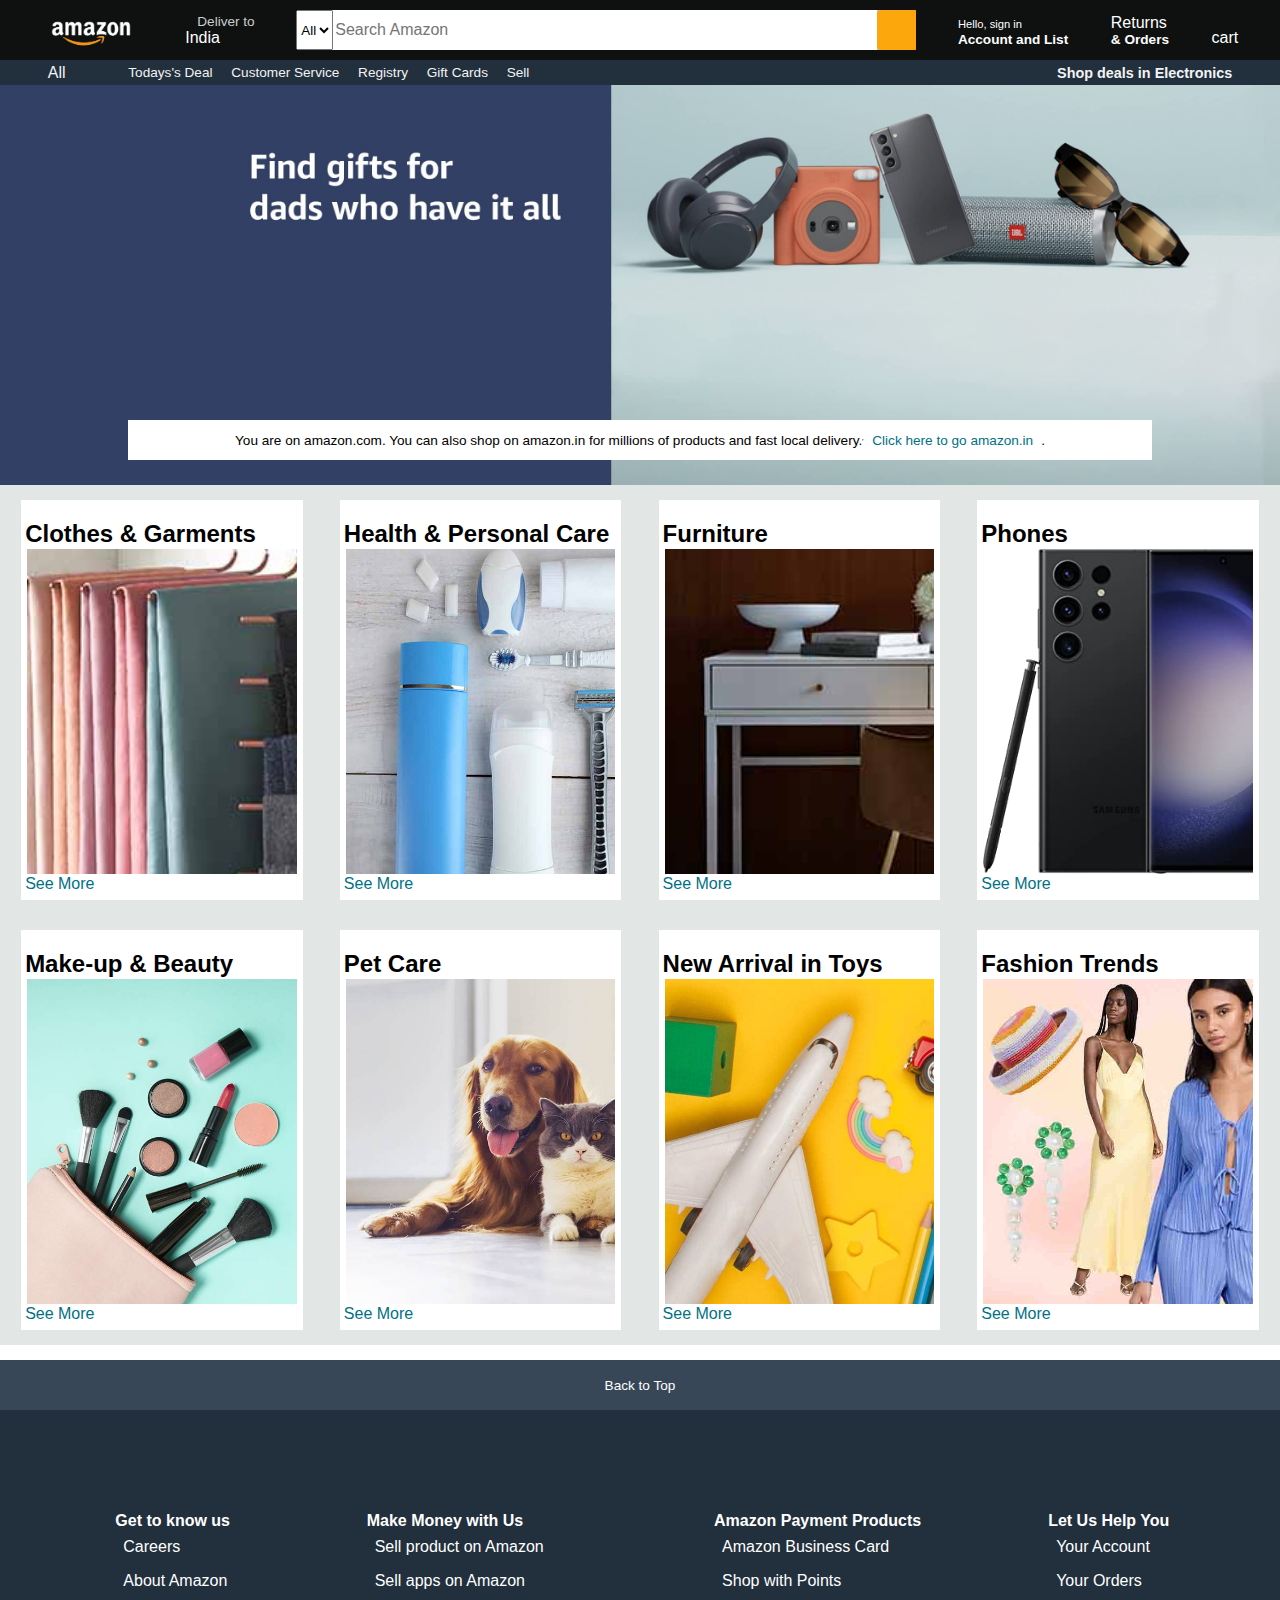
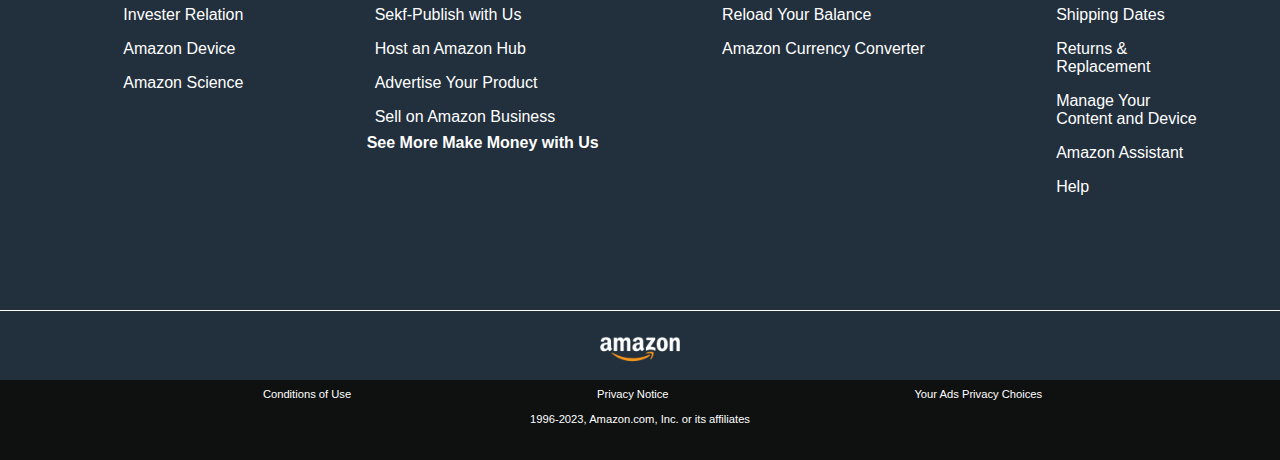
<file: Amazon.com clone page/index.html>
<!DOCTYPE html>
<html lang="en">

<head>
    <meta charset="UTF-8">
    <meta name="viewport" content="width=device-width, initial-scale=1.0">
    <title>Project Amazon Page Clone</title>
    <link rel="stylesheet" href="style.css">
    <link rel="stylesheet" href="https://cdnjs.cloudflare.com/ajax/libs/font-awesome/6.5.2/css/all.min.css"
        integrity="sha512-SnH5WK+bZxgPHs44uWIX+LLJAJ9/2PkPKZ5QiAj6Ta86w+fsb2TkcmfRyVX3pBnMFcV7oQPJkl9QevSCWr3W6A=="
        crossorigin="anonymous" referrerpolicy="no-referrer" />
</head>

<body>
    <header>
        <div class="navber">
            <div class="navlogo">
                <div class="logo border"></div>
            </div>
            <div class="navadd border">
                <p class="add1">Deliver to</p>
                <div class="add-icon">
                    <i class="fa-solid fa-location-dot"></i>
                    <p class="add2">India</p>
                </div>

            </div>
            <div class="nav-search">
                <select>
                    <option class="search-select"><b>All</b></option>
                </select>
                <input placeholder="Search Amazon" class="search-input">
                <div class="search-icon">
                    <i class="fa-solid fa-magnifying-glass"></i>
                </div>
            </div>
            <div class="nav-signin border">
                <p><span>Hello, sign in</span></p>
                <p class="nav-second">Account and List</p>
            </div>
            <div class="nav_return border">
                Returns
                <p class="nav-second">& Orders</p>
            </div>
            <div class="nav-cart border">
                <i class="fa-solid fa-cart-shopping"></i>
                cart
            </div>
        </div>
        <div class="panel">
            <div class="panel-icon">
                <i class="fa-solid fa-bars"></i>
                All
            </div>
            <div class="panel-options">
                <p>Todays's Deal</p>
                <p>Customer Service</p>
                <p>Registry</p>
                <p>Gift Cards</p>
                <p>Sell</p>
            </div>
            <div class="panel-deals">
                Shop deals in Electronics
            </div>
        </div>
        <div class="hero-section">
            <div class="hero-msg">
                <p>You are on amazon.com. You can also shop on amazon.in for millions of products and fast local delivery. <hr> <a href="link.com"> Click here to go amazon.in</a>.
                </p>
            </div>
        </div>
        <div class="shop-section">
            <div class="box1 box">
                <h2>Clothes & Garments</h2>
                <div class="box1-img"></div>
                <p class="figuring">See More</p>
            </div>
            <div class="box2 box">
                <h2>Health & Personal Care</h2>
                <div class="box2-img"></div>
                <p class="figuring">See More</p>
            </div>
            <div class="box3 box">
                <h2>Furniture</h2>
                <div class="box3-img"></div>
                <p class="figuring">See More</p>
            </div>
            <div class="box4 box">
                <h2>Phones</h2>
                <div class="box4-img"></div>
                <p class="figuring">See More</p>
            </div>
            <div class="box5 box">
                <h2>Make-up & Beauty</h2>
                <div class="box5-img"></div>
                <p class="figuring">See More</p>
            </div>
            <div class="box6 box">
                <h2>Pet Care</h2>
                <div class="box6-img"></div>
                <p class="figuring">See More</p>
            </div>
            <div class="box7 box">
                <h2>New Arrival in Toys</h2>
                <div class="box7-img"></div>
                <p class="figuring">See More</p>
            </div>
            <div class="box8 box">
                <h2>Fashion Trends</h2>
                <div class="box8-img"></div>
                <p class="figuring">See More</p>
            </div>
        </div>
    </header>
    <footer>
        <div class="foot-panel1">
            Back to Top
        </div>
        <div class="foot-panel2">
            <div class="foot-semipanel1">
                <ul>
                    <p>Get to know us</p>
                    <a href="link.com">Careers</a>
                    <a href="link.com">About Amazon</a>
                    <a href="link.com">Invester Relation</a>
                    <a href="link.com">Amazon Device</a>
                    <a href="link.com">Amazon Science</a>
                </ul>
            </div>
            <div class="foot-semipanel2">
                <ul>
                    <p>Make Money with Us</p>
                    <a href="link.com">Sell product on Amazon</a>
                    <a href="link.com">Sell apps on Amazon</a>
                    <a href="link.com">Sekf-Publish with Us</a>
                    <a href="link.com">Host an Amazon Hub</a>
                    <a href="link.com">Advertise Your Product</a>
                    <a href="link.com">Sell on Amazon Business</a>
                    <div class="foot-arrow">
                        <i class="fa-solid fa-circle-arrow-right"></i>
                        See More Make Money with Us
                    </div>
                </ul>
            </div>
            <div class="foot-semipanel3">
                <ul>
                    <p>Amazon Payment Products</p>
                    <a href="link.com">Amazon Business Card</a>
                    <a href="link.com">Shop with Points</a>
                    <a href="link.com">Reload Your Balance</a>
                    <a href="link.com">Amazon Currency Converter</a>
                </ul>
            </div>
            <div class="foot-semipanel4">
                <ul>
                    <p>Let Us Help You</p>
                    <a href="link.com">Your Account</a>
                    <a href="link.com">Your Orders</a>
                    <a href="link.com">Shipping Dates</a>
                    <a href="link.com">Returns & <br>Replacement</a>
                    <a href="link.com">Manage Your <br> Content and Device</a>
                    <a href="link.com">Amazon Assistant</a>
                    <a href="link.com">Help</a>

                </ul>
            </div>
        </div>
        <div class="foot-panel3">
            <div class="logo"></div>
        </div>

        <div class="foot-panel4">
            <div class="pages">
                <a href="link.com">Conditions of Use</a>
                <a href="link.com">Privacy Notice</a>
                <a href="link.com">Your Ads Privacy Choices</a>
            </div>
            <div class="copywright">
                1996-2023, Amazon.com, Inc. or its affiliates
            </div>
        </div>
    </footer>

</body>

</html>
</file>
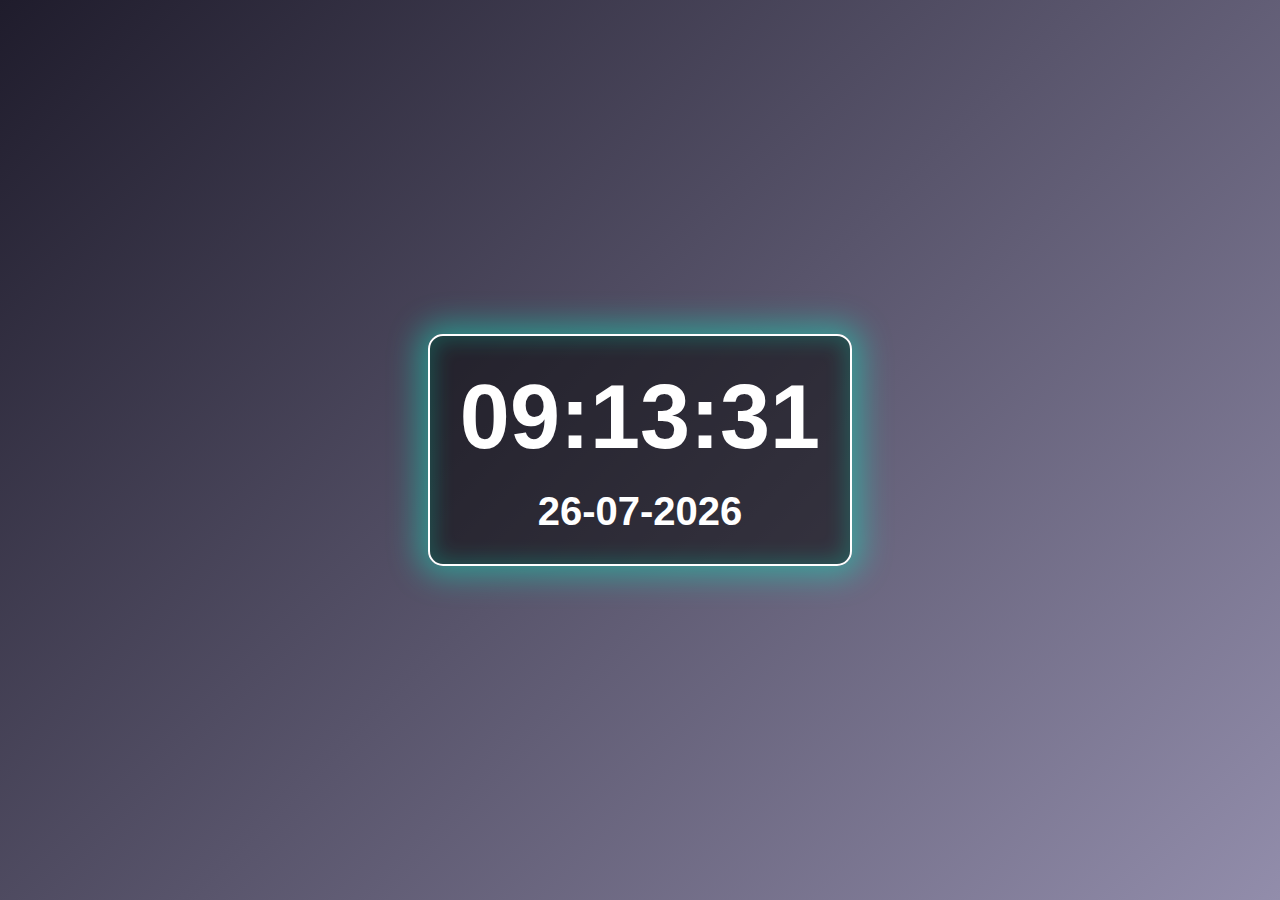
<file: Digital Clock/index.html>
<!DOCTYPE html>
<html lang="en">
<head>
    <meta charset="UTF-8">
    <meta name="viewport" content="width=device-width, initial-scale=1.0">
    <title>Digital Clock</title>
    <link rel="stylesheet" href="styles.css">
</head>
<body>
    <div class="clock-container">
        <div id="clock"></div>
        <div id="date"></div>
    </div>

    <script src="scripts.js"></script>
</body>
</html>
</file>
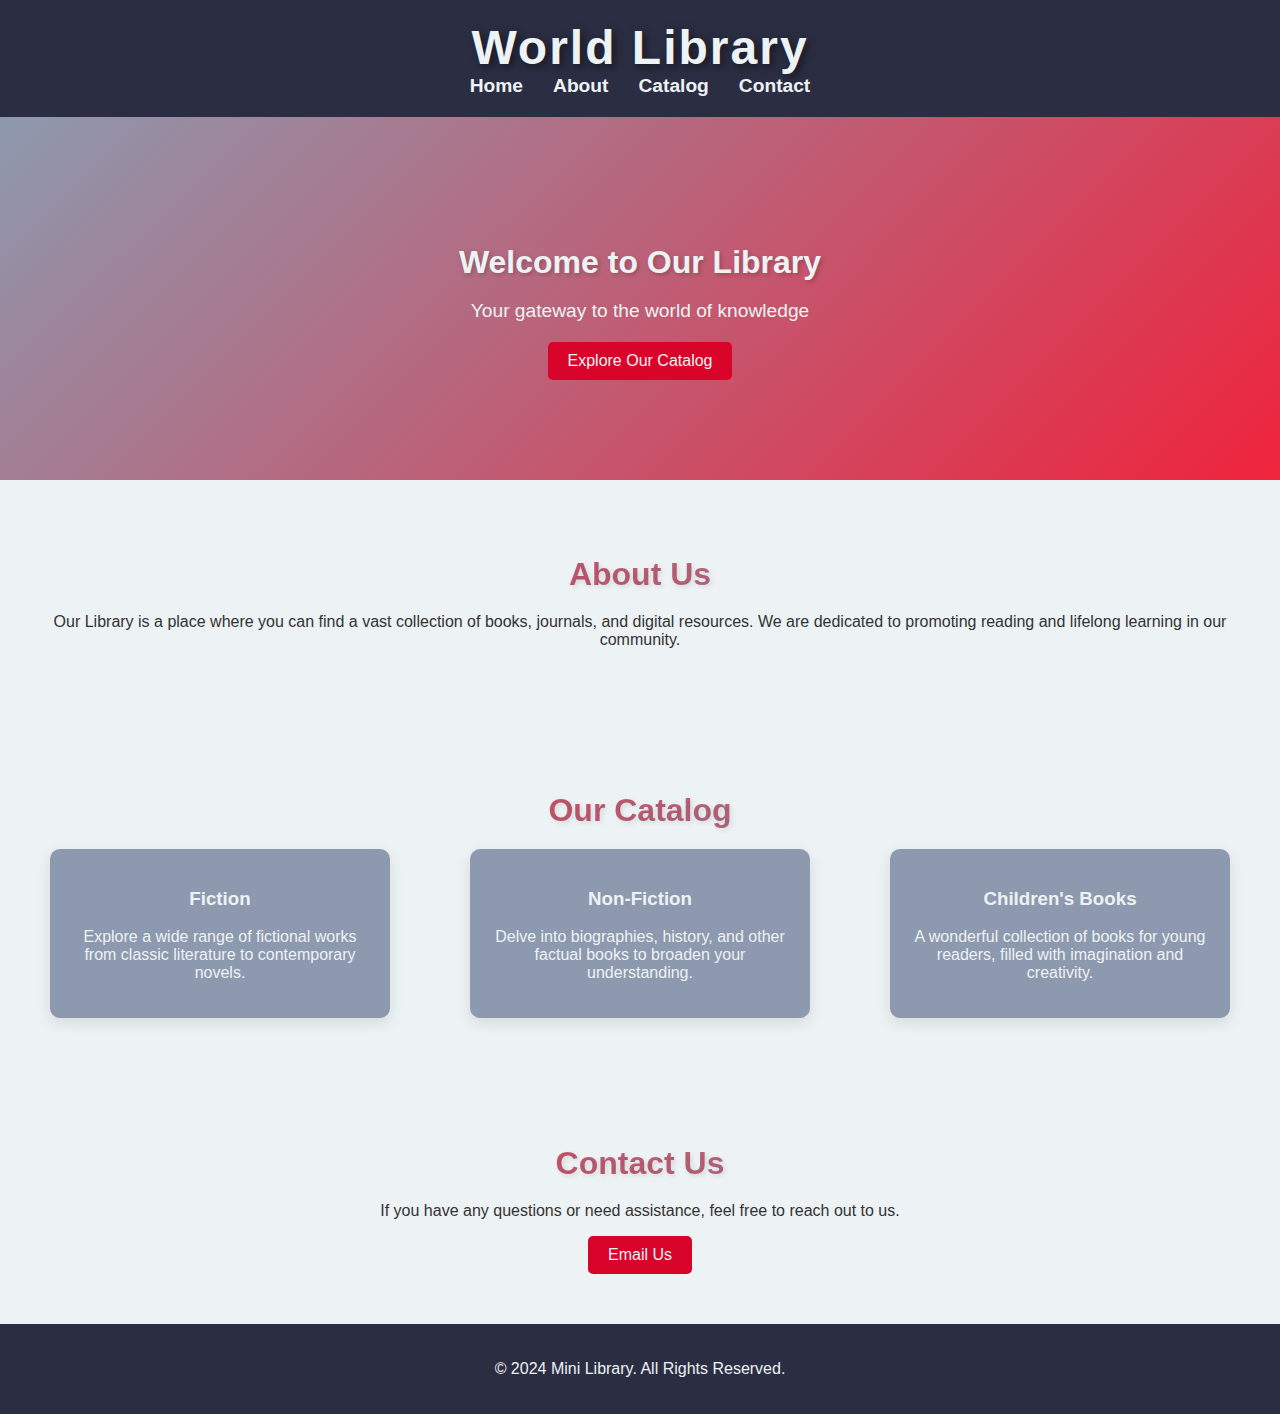
<file: Library website mini/index.html>
<!DOCTYPE html>
<html lang="en">
<head>
    <meta charset="UTF-8">
    <meta name="viewport" content="width=device-width, initial-scale=1.0">
    <title>Library</title>
    <link rel="stylesheet" href="styles.css">
</head>
<body>
    <header>
        <h1>World Library</h1>
        <nav>
            <ul>
                <li><a href="#home">Home</a></li>
                <li><a href="#about">About</a></li>
                <li><a href="#catalog">Catalog</a></li>
                <li><a href="#contact">Contact</a></li>
            </ul>
        </nav>
    </header>

    <section id="home" class="hero">
        <h2>Welcome to Our Library</h2>
        <p>Your gateway to the world of knowledge</p>
        <a href="#catalog" class="btn">Explore Our Catalog</a>
    </section>

    <section id="about" class="content">
        <h2>About Us</h2>
        <p>Our Library is a place where you can find a vast collection of books, journals, and digital resources. We are dedicated to promoting reading and lifelong learning in our community.</p>
    </section>

    <section id="catalog" class="content">
        <h2>Our Catalog</h2>
        <div class="card-container">
            <div class="card">
                <h3>Fiction</h3>
                <p>Explore a wide range of fictional works from classic literature to contemporary novels.</p>
            </div>
            <div class="card">
                <h3>Non-Fiction</h3>
                <p>Delve into biographies, history, and other factual books to broaden your understanding.</p>
            </div>
            <div class="card">
                <h3>Children's Books</h3>
                <p>A wonderful collection of books for young readers, filled with imagination and creativity.</p>
            </div>
        </div>
    </section>

    <section id="contact" class="content">
        <h2>Contact Us</h2>
        <p>If you have any questions or need assistance, feel free to reach out to us.</p>
        <a href="mailto:info@coollibrary.com" class="btn">Email Us</a>
    </section>

    <footer>
        <p>&copy; 2024 Mini Library. All Rights Reserved.</p>
    </footer>
</body>
</html>
</file>
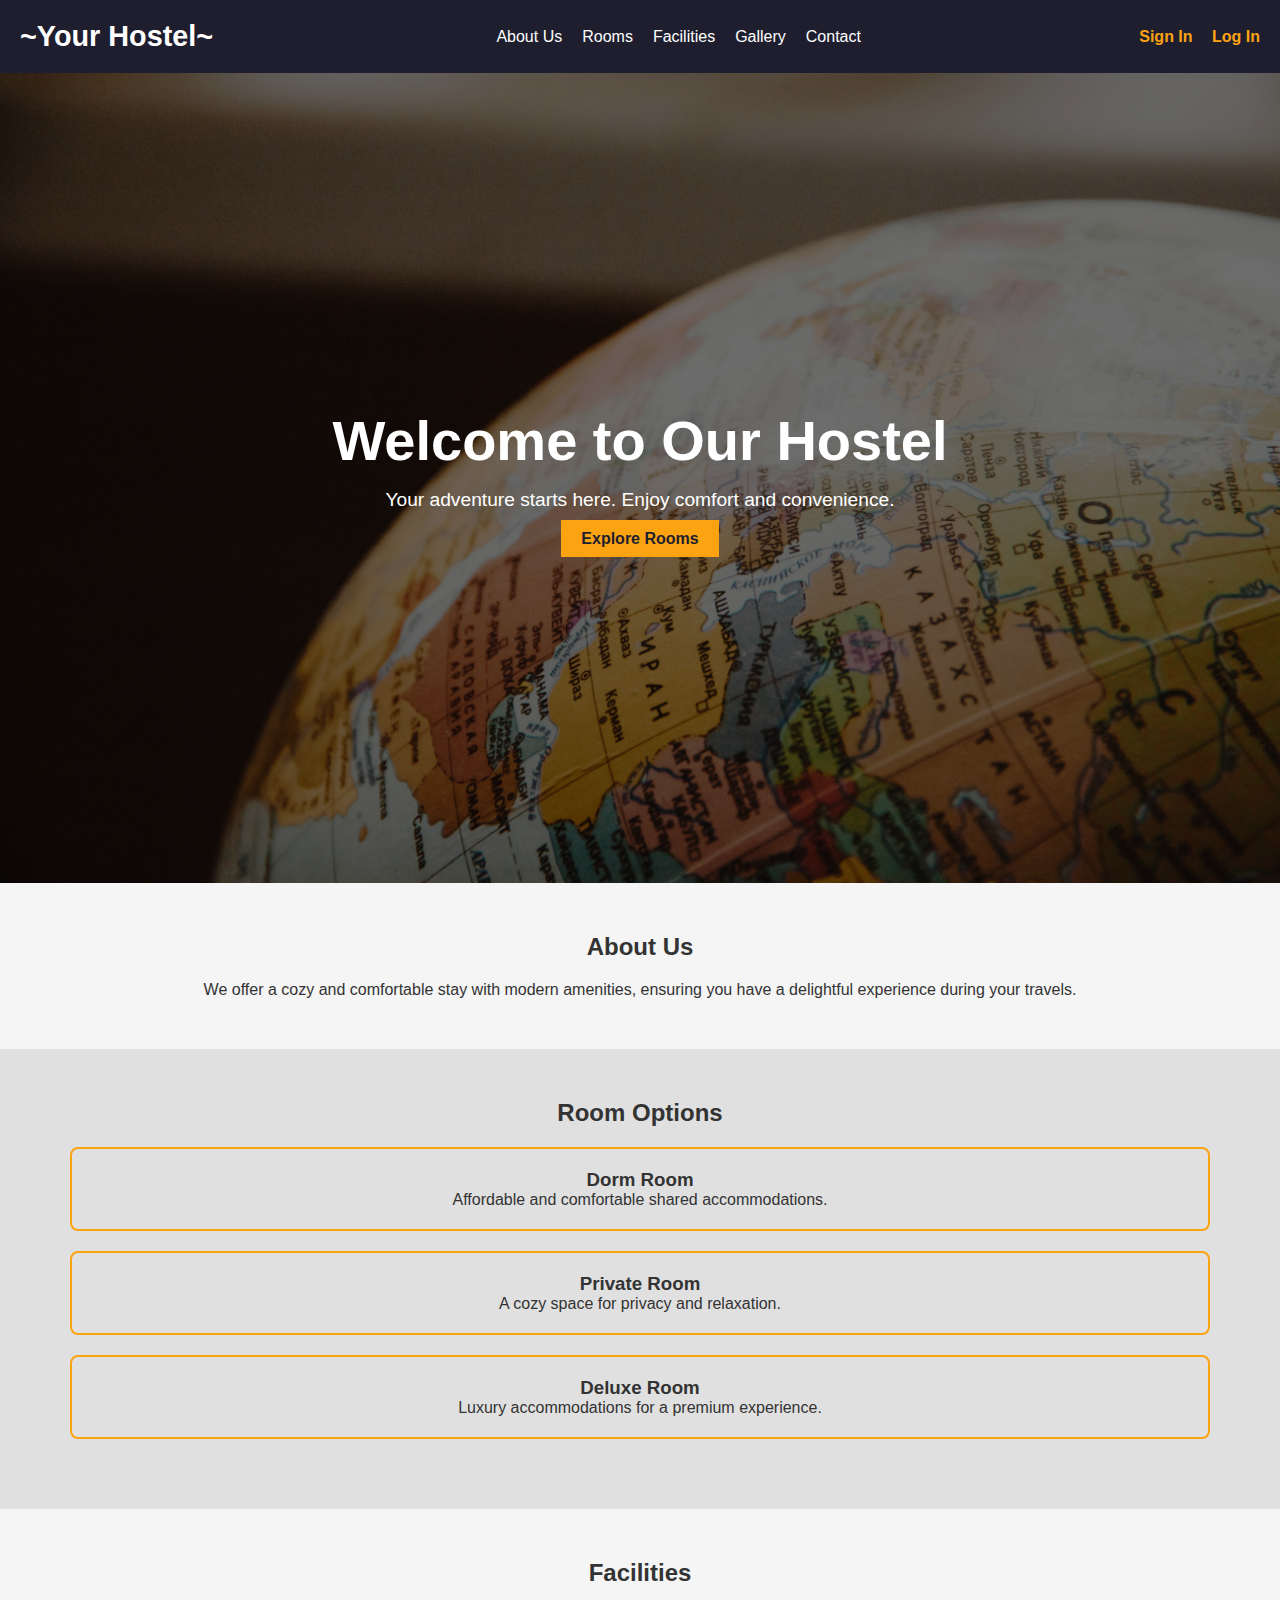
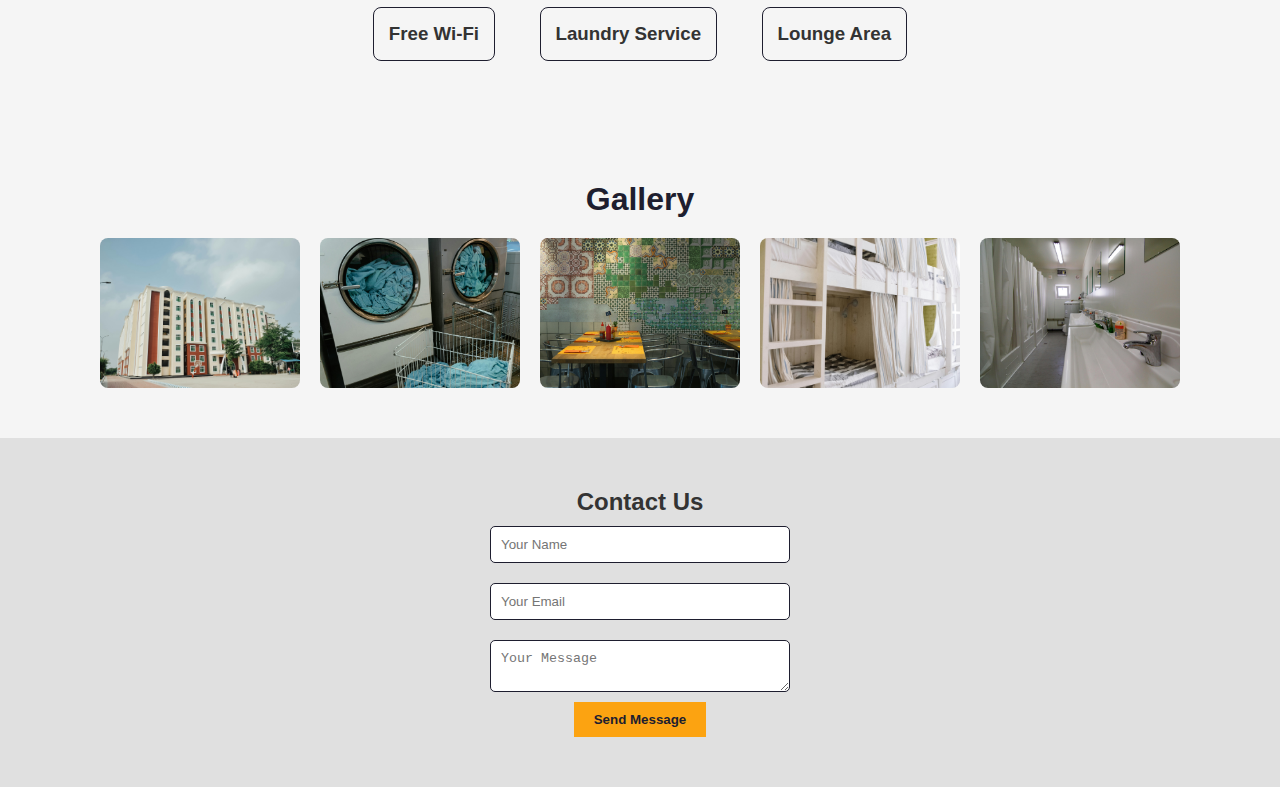
<file: Hostel Website mini/hostel.html>
<!DOCTYPE html>
<html lang="en">
<head>
  <meta charset="UTF-8">
  <meta name="viewport" content="width=device-width, initial-scale=1.0">
  <title>Hostel Website</title>
  <link rel="stylesheet" href="styles.css">
</head>
<body>
  <!-- Navigation Bar -->
  <nav class="navbar">
    <div class="logo">~Your Hostel~</div>
    <ul class="nav-links">
      <li><a href="#about">About Us</a></li>
      <li><a href="#rooms">Rooms</a></li>
      <li><a href="#facilities">Facilities</a></li>
      <li><a href="#gallery">Gallery</a></li>
      <li><a href="#contact">Contact</a></li>
    </ul>
    <div class="auth-links">
      <a href="#" class="sign-in">Sign In</a>
      <a href="#" class="log-in">Log In</a>
    </div>
  </nav>

  <!-- Hero Section -->
  <header class="hero">
    <div class="hero-content">
      <h1>Welcome to Our Hostel</h1>
      <p>Your adventure starts here. Enjoy comfort and convenience.</p>
      <a href="#rooms" class="cta-button">Explore Rooms</a>
    </div>
  </header>

  <!-- About Us Section -->
  <section id="about" class="about">
    <h2>About Us</h2>
    <p>We offer a cozy and comfortable stay with modern amenities, ensuring you have a delightful experience during your travels.</p>
  </section>

  <!-- Room Options Section -->
  <section id="rooms" class="rooms">
    <h2>Room Options</h2>
    <div class="room-option">
      <h3>Dorm Room</h3>
      <p>Affordable and comfortable shared accommodations.</p>
    </div>
    <div class="room-option">
      <h3>Private Room</h3>
      <p>A cozy space for privacy and relaxation.</p>
    </div>
    <div class="room-option">
      <h3>Deluxe Room</h3>
      <p>Luxury accommodations for a premium experience.</p>
    </div>
  </section>

  <!-- Facilities Section -->
  <section id="facilities" class="facilities">
    <h2>Facilities</h2>
    <div class="facility">
      <h3>Free Wi-Fi</h3>
    </div>
    <div class="facility">
      <h3>Laundry Service</h3>
    </div>
    <div class="facility">
      <h3>Lounge Area</h3>
    </div>
  </section>

  <!-- Gallery Section -->

<section id="gallery" class="gallery">
    <h2>Gallery</h2>
    <div class="gallery-images">
      <div class="gallery-image">
        <img src="Building.jpg" alt="Gallery Image 1">
      </div>
      <div class="gallery-image">
        <img src="Laundry.jpg" alt="Gallery Image 2">
      </div>
      <div class="gallery-image">
        <img src="Eating_Place.jpg" alt="Gallery Image 3">
      </div>
      <div class="gallery-image">
        <img src="bed.jpg" alt="Gallery Image 4">
      </div>
      <div class="gallery-image">
        <img src="bathroom.jpg" alt="Gallery Image 4">
      </div>
    </div>
  </section>
  

  <!-- Contact Section -->
  <section id="contact" class="contact">
    <h2>Contact Us</h2>
    <form>
      <input type="text" placeholder="Your Name" required>
      <input type="email" placeholder="Your Email" required>
      <textarea placeholder="Your Message" required></textarea>
      <button type="submit">Send Message</button>
    </form>
  </section>
</body>
</html>
</file>
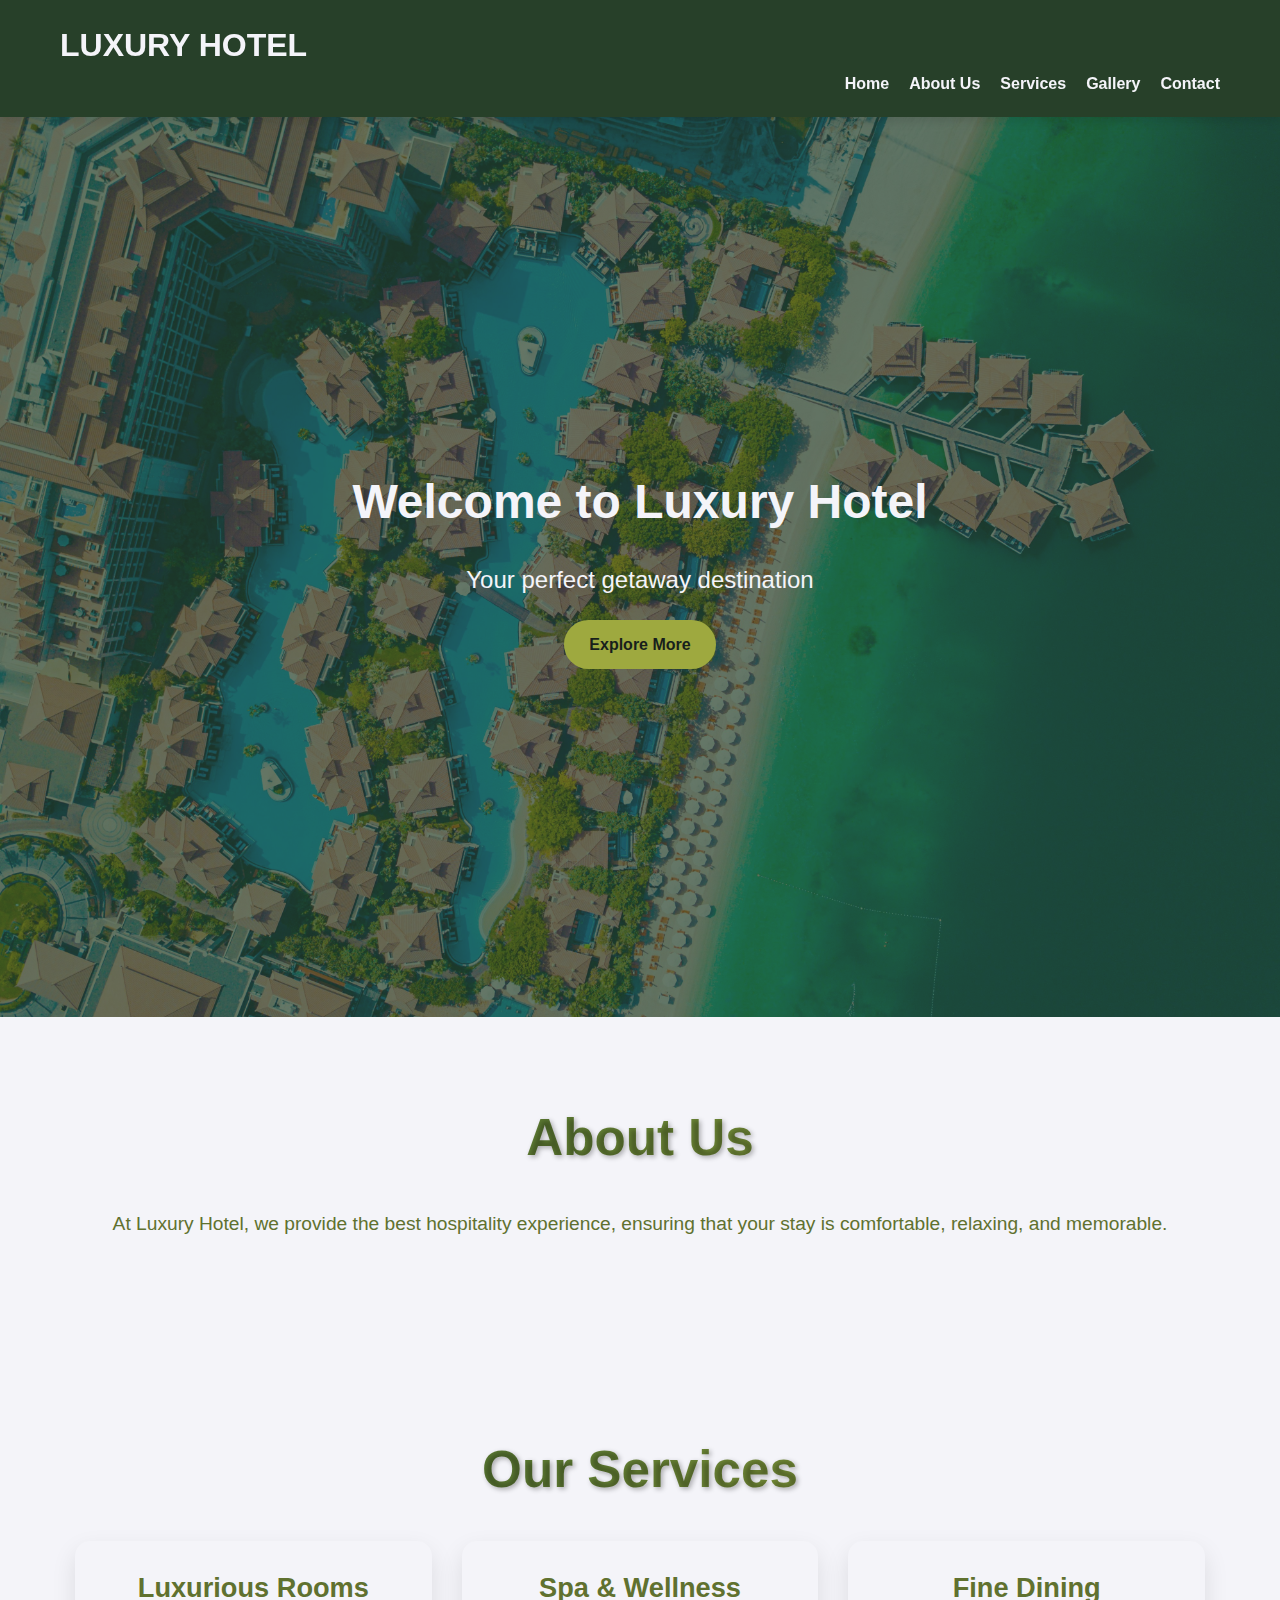
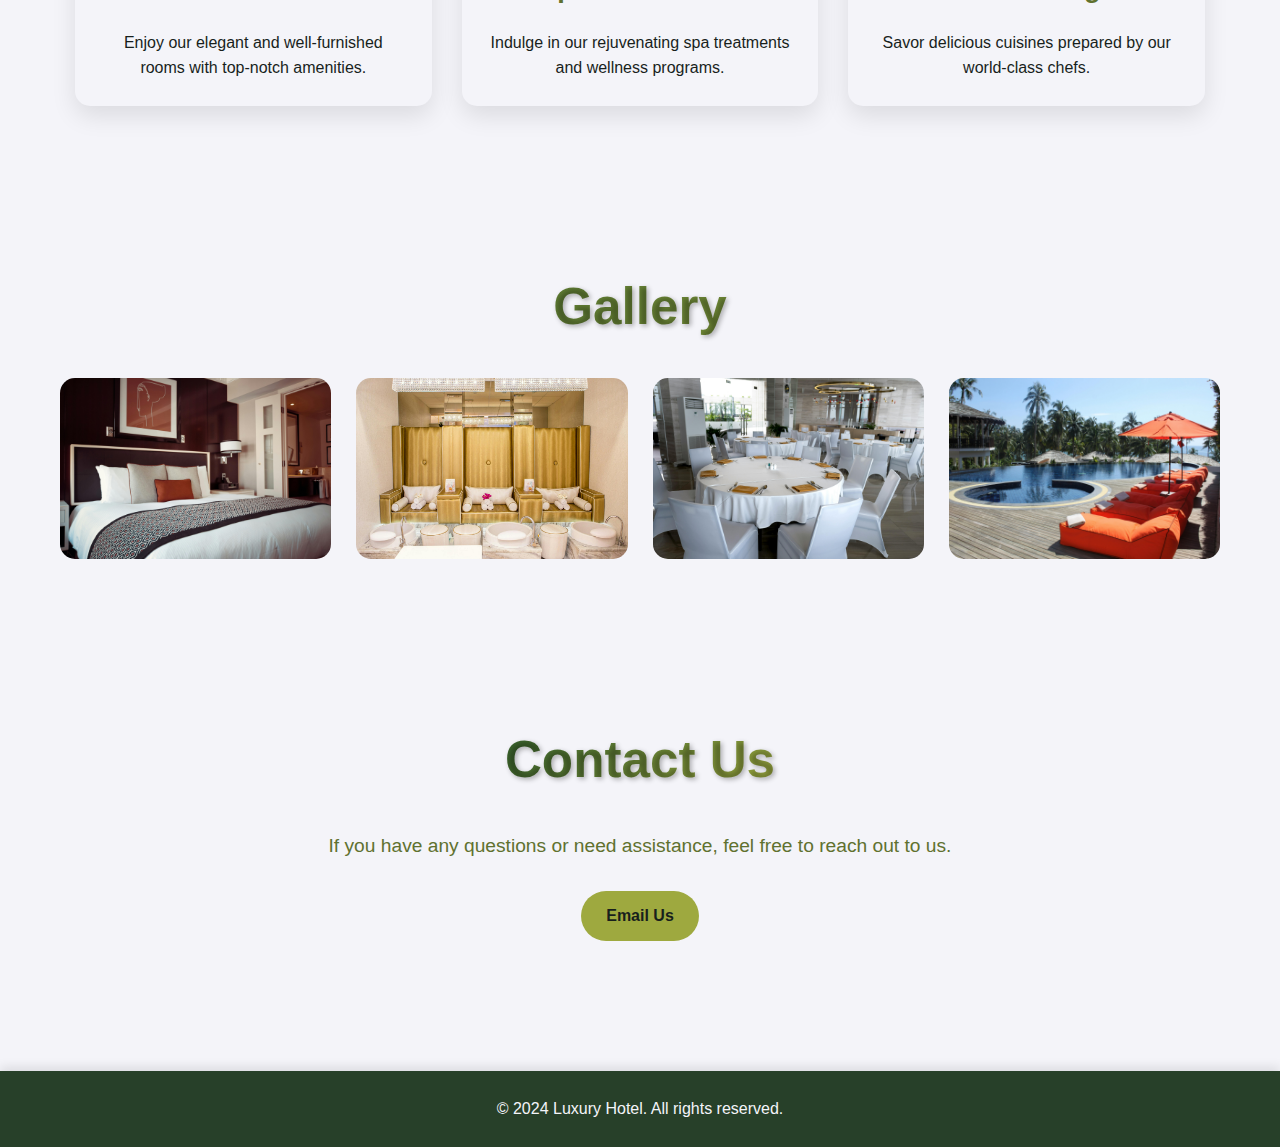
<file: Hotel website mini/hotel.html>
<!DOCTYPE html>
<html lang="en">

<head>
    <meta charset="UTF-8">
    <meta name="viewport" content="width=device-width, initial-scale=1.0">
    <title>Luxury Hotel</title>
    <link rel="stylesheet" href="styles.css">
</head>

<body>
    <header class="header">
        <div class="container">
            <h1 class="logo">Luxury Hotel</h1>
            <nav>
                <ul class="nav-list">
                    <li><a href="#home">Home</a></li>
                    <li><a href="#about">About Us</a></li>
                    <li><a href="#services">Services</a></li>
                    <li><a href="#gallery">Gallery</a></li>
                    <li><a href="#contact">Contact</a></li>
                </ul>
            </nav>
        </div>
    </header>

    <section id="home" class="hero-section">
        <div class="hero-content">
            <h2>Welcome to Luxury Hotel</h2>
            <p>Your perfect getaway destination</p>
            <a href="#about" class="btn">Explore More</a>
        </div>
    </section>

    <section id="about" class="about-section">
        <div class="container">
            <h2>About Us</h2>
            <p>At Luxury Hotel, we provide the best hospitality experience, ensuring that your stay is comfortable,
                relaxing, and memorable.</p>
        </div>
    </section>

    <section id="services" class="services-section">
        <div class="container">
            <h2>Our Services</h2>
            <div class="service-cards">
                <div class="card">
                    <h3>Luxurious Rooms</h3>
                    <p>Enjoy our elegant and well-furnished rooms with top-notch amenities.</p>
                </div>
                <div class="card">
                    <h3>Spa & Wellness</h3>
                    <p>Indulge in our rejuvenating spa treatments and wellness programs.</p>
                </div>
                <div class="card">
                    <h3>Fine Dining</h3>
                    <p>Savor delicious cuisines prepared by our world-class chefs.</p>
                </div>
            </div>
        </div>
    </section>

    <section id="gallery" class="gallery-section">
        <div class="container">
            <h2>Gallery</h2>
            <div class="gallery-grid">
                <img src="Bedroom.jpg" alt="Hotel Room">
                <img src="Spa.jpg" alt="Swimming Pool">
                <img src="Dining_pic.jpg" alt="Dining Area">
                <img src="swimmingpool.jpg" alt="Hotel Lobby">
            </div>
        </div>
    </section>

    <section id="contact" class="contact-section">
        <div class="container">
            <h2>Contact Us</h2>
            <p>If you have any questions or need assistance, feel free to reach out to us.</p>
            <a href="mailto:info@luxuryhotel.com" class="btn">Email Us</a>
        </div>
    </section>

    <footer class="footer">
        <div class="container">
            <p>&copy; 2024 Luxury Hotel. All rights reserved.</p>
        </div>
    </footer>
</body>

</html>
</file>
<file: Amazon.com clone page/style.css>
* {
    margin: 0;
    font-family: Arial, Helvetica, sans-serif;
    box-sizing: border-box;
}

/* * for to style whole body of the page  */

/* Navber Section  */
.navber {
    height: 60px;
    background-color: #0f1111;
    color: white;
    display: flex;
    align-items: center;
    justify-content: space-evenly;
}

.nav-logo {
    height: 50px;
    width: 100px;
}

.logo {
    background-image: url("amazon_logo.png");
    background-size:cover;
    height: 50px;
    width: 100px;
}

.border {
    border: 1.5px solid transparent;
}

.border:hover {
    border: 1.5px solid white;
}

/* nav location */
/* .navadd{
    display: flex;
    align-items: center;
} */
.add-icon {
    display: flex;
    align-items: center;
}

.add1 {
    color: #cccccc;
    font-size: 0.85rem;
    margin-left: 15px;


}

.add2 {
    margin-left: 3px;
    font-size: 1rem;
}

.nav-search {
    display: flex;
    justify-content: space-evenly;
    width: 620px;
    height: 40px;
    border-radius: 4px;
    background-color: rgba(255, 255, 255, 0.749);
}

.nav-search:hover {
    border: 2px solid orange;
}

.search-select {
    background-color: #f3f3f3;
    width: 50px;
    border-top-left-radius: 4px;
    border-bottom-left-radius: 4px;
    border: none;
}


.search-input {
    width: 100%;
    font-size: 1em;
    border: none;
}

.search-icon {
    width: 45px;
    display: flex;
    justify-content: center;
    /* horitzontally center */
    align-items: center;
    /* vertically center */
    font-size: 1.2rem;
    background-color: rgba(255, 166, 0, 0.941);
    border-bottom-left-radius: 4px;
    border-top-left-radius: 4px;
    color: #0f1111;
}

span {
    font-size: 0.7rem;
}

.nav-second {
    font-size: 0.85rem;
    font-weight: 700;
}


.nav-cart i {
    font-size: 38px;
}

/* Panel Section  */

.panel {
    display: flex;
    height: 25px;
    background-color: #222f3d;
    color: #f3f3f3;
    align-items: center;
    justify-content: space-evenly;
}

.panel-options p {
    display: inline;
    margin-left: 15px;

}

.panel-options {
    width: 70%;
    font-size: 0.85rem
}

.panel-deals {
    font-size: 0.9rem;
    font-weight: 700;
}


/* Hero Section */

.hero-section {
    background-image: url("hero_image.jpg");
    background-size: cover;
    height: 400px;
    display: flex;
    justify-content: center;
    align-items: end;
}

.hero-msg {
    background-color: white;
    color: black;
    height: 40px;
    display: flex;
    align-items: center;
    justify-content: center;
    font-size: 0.85rem;
    width: 80%;
    margin-bottom: 25px;
}

.hero-msg a {

    color: #007185;

}


/* Shop Section Styling */
.shop-section {
    display: flex;
    flex-wrap: wrap;
    justify-content: space-evenly;
    background-color: #e2e7e6;
}

.box {
    width: 22%;
    height: 400px;
    /* border: 2px solid black; */
    background-color: white;
    padding: 20px 0px 15px;
    margin: 15px;
}

.box1 {
    margin-left: 1rem;
    margin-right: 1rem;
}

.box2 {
    margin-left: 1rem;
    margin-right: 1rem;
}

.box3 {
    margin-left: 1rem;
    margin-right: 1rem;
}

.box4 {
    margin-left: 1rem;
    margin-right: 1rem;
}

.box5 {
    margin-left: 1rem;
    margin-right: 1rem;
}

.box6 {
    margin-left: 1rem;
    margin-right: 1rem;
}

.box7 {
    margin-left: 1rem;
    margin-right: 1rem;
}

.box8 {
    margin-left: 1rem;
    margin-right: 1rem;
}

.box1-img {
    margin-left: 6px;
    margin-right: 6px;
    margin-top: 1px;
    margin-bottom: 1px;
    height: 325px;
    background-image: url("box1_image.jpg");
    background-size: cover;
}

.box2-img {
    margin-left: 6px;
    margin-right: 6px;
    margin-top: 1px;
    margin-bottom: 1px;
    height: 325px;
    background-image: url("box2_image.jpg");
    background-size: cover;
}

.box3-img {
    margin-left: 6px;
    margin-right: 6px;
    margin-top: 1px;
    margin-bottom: 1px;
    height: 325px;
    background-image: url("box3_image.jpg");
    background-size: cover;
}

.box4-img {
    margin-left: 6px;
    margin-right: 6px;
    margin-top: 1px;
    margin-bottom: 1px;
    height: 325px;
    background-image: url("box4_image.jpg");
    background-size: cover;
}

.box5-img {
    margin-left: 6px;
    margin-right: 6px;
    margin-top: 1px;
    margin-bottom: 1px;
    height: 325px;
    background-image: url("box5_image.jpg");
    background-size: cover;
}

.box6-img {
    margin-left: 6px;
    margin-right: 6px;
    margin-top: 1px;
    margin-bottom: 1px;
    height: 325px;
    background-image: url("box6_image.jpg");
    background-size: cover;
}

.box7-img {
    margin-left: 6px;
    margin-right: 6px;
    margin-top: 1px;
    margin-bottom: 1px;
    height: 325px;
    background-image: url("box7_image.jpg");
    background-size: cover;
}

.box8-img {
    margin-left: 6px;
    margin-right: 6px;
    margin-top: 1px;
    margin-bottom: 1px;
    height: 325px;
    background-image: url("box8_image.jpg");
    background-size: cover;
}

.figuring {
    color: #007185;
    margin-left: 4px;
}

h2 {
    margin-left: 4px;
}


/* footer */

footer {
    margin-top: 15px;
}

.foot-panel1 {
    background-color: #374758;
    color: white;
    height: 50px;
    display: flex;
    align-items: center;
    justify-content: space-evenly;
    font-size: 0.85rem;

}

.foot-panel2 {
    display: flex;
    /* align-items: center; */
    justify-content: space-evenly;
    background-color: #222f3d;
    color: white;
    height: 500px;
    font-weight: 700;
    padding-top: 8%;
}

a {
    padding: 8px;
    display: block;
    color: white;
    text-decoration: none;
    font-weight: 200;
}

.foot-panel3 {
    background-color: #222f3d;
    color: white;
    border-top: 0.5px solid white;
    height: 70px;
    display: flex;
    align-items: center;
    justify-content: space-evenly;
}

.foot-panel4 {
    background-color: #0f1111;
    color: white;
    height: 80px;
}

.pages {
    font-size: 0.7rem;
    display: flex;
    align-items: center;
    justify-content: space-evenly;
    padding-inline-start: 25px;
}

.copywright {
    padding: 5px;
    font-size: 0.7rem;
    display: flex;
    align-items: center;
    justify-content: space-evenly;
}
</file>
<file: Digital Clock/styles.css>
body {
    display: flex;
    justify-content: center;
    align-items: center;
    height: 100vh;
    background: linear-gradient(135deg, #1f1c2c, #928DAB);
    margin: 0;
    font-family: 'Poppins', sans-serif;
}

.clock-container {
    text-align: center;
    color: #ffffff;
    border: 2px solid #ffffff;
    padding: 30px;
    border-radius: 15px;
    box-shadow: 0px 0px 30px 10px rgba(0, 255, 204, 0.4), inset 0px 0px 20px 5px rgba(0, 255, 204, 0.2);
    background: rgba(0, 0, 0, 0.5);
}

#clock {
    font-size: 90px;
    font-weight: bold;
    /* animation: glow 1s ease-in-out infinite alternate; */
}

#date {
    font-size: 40px;
    margin-top: 20px;
    font-weight: bold;
    animation: fadeIn 2s ease-in-out infinite alternate;
    
}

@keyframes glow {
    from {
        text-shadow: 0 0 10px #00ffcc, 0 0 20px #00ffcc, 0 0 30px #00ffcc, 0 0 40px #00ffcc, 0 0 50px #00ffcc, 0 0 60px #00ffcc, 0 0 70px #00ffcc;
    }
    to {
        text-shadow: 0 0 20px #00ffff, 0 0 30px #00ffff, 0 0 40px #00ffff, 0 0 50px #00ffff, 0 0 60px #00ffff, 0 0 70px #00ffff, 0 0 80px #00ffff;
    }
}

@keyframes fadeIn {
    from {
        opacity: 0.7;
    }
    to {
        opacity: 1;
    }
}
</file>
<file: Library website mini/styles.css>
/* General Styles */
body {
    font-family: 'Arial', sans-serif;
    margin: 0;
    padding: 0;
    background-color: #f5f5f5;
    color: #333;
}

header {
    background-color: #2b2d42;
    padding: 20px;
    color: #edf2f4;
    text-align: center;
}

header h1 {
    margin: 0;
    font-size: 3rem;
    font-weight: bold;
    letter-spacing: 2px;
    color: #edf2f4;
    text-shadow: 3px 3px 8px rgba(0, 0, 0, 0.5);
}

nav ul {
    list-style: none;
    padding: 0;
    margin: 0;
    display: flex;
    justify-content: center;
}

nav ul li {
    margin: 0 15px;
}

nav ul li a {
    text-decoration: none;
    color: #edf2f4;
    font-weight: bold;
    font-size: 1.2rem;
    position: relative;
    transition: color 0.3s ease;
}

nav ul li a:hover {
    color: #8d99ae;
}

.hero {
    background: linear-gradient(135deg, #8d99ae, #ef233c);
    color: #edf2f4;
    padding: 100px 20px;
    text-align: center;
    animation: fadeIn 2s ease-in-out;
   
}

.hero h2 {
    font-size: 2rem;
    margin-bottom: 10px;
    text-shadow: 2px 2px 4px rgba(0, 0, 0, 0.2);
}

.hero p {
    font-size: 1.2rem;
    margin-bottom: 20px;
}

.btn {
    display: inline-block;
    padding: 10px 20px;
    background-color: #d90429;
    color: #edf2f4;
    text-decoration: none;
    border-radius: 5px;
    transition: background-color 0.3s ease;
}

.btn:hover {
    background-color: #ef233c;
}

.content {
    padding: 50px 20px;
    text-align: center;
    background-color: #edf2f4;
    animation: fadeInUp 2s ease-in-out;
}

.content h2 {
    font-size: 2rem;
    margin-bottom: 20px;
    background: linear-gradient(135deg, #ef233c, #8d99ae);
    -webkit-background-clip: text;
    -webkit-text-fill-color: transparent;
    text-shadow: 2px 2px 5px rgba(0, 0, 0, 0.1);
    font-weight: bold;
}

.card-container {
    display: flex;
    justify-content: space-around;
    flex-wrap: wrap;
    gap: 20px;
}

.card {
    background-color: #8d99ae;
    color: #edf2f4;
    padding: 20px;
    border-radius: 10px;
    width: 300px;
    box-shadow: 0 5px 15px rgba(0, 0, 0, 0.1);
    transition: transform 0.3s ease;
    animation: popUp 1s ease-in-out;
}

.card:hover {
    transform: translateY(-10px);
}

footer {
    background-color: #2b2d42;
    color: #edf2f4;
    text-align: center;
    padding: 20px;
    animation: fadeInUp 2s ease-in-out;
}

/* Animations */
@keyframes fadeInDown {
    from {
        opacity: 0;
        transform: translateY(-20px);
    }
    to {
        opacity: 1;
        transform: translateY(0);
    }
}

@keyframes fadeIn {
    from {
        opacity: 0;
    }
    to {
        opacity: 1;
    }
}

@keyframes fadeInUp {
    from {
        opacity: 0;
        transform: translateY(20px);
    }
    to {
        opacity: 1;
        transform: translateY(0);
    }
}

@keyframes popUp {
    from {
        opacity: 0;
        transform: scale(0.9);
    }
    to {
        opacity: 1;
        transform: scale(1);
    }
}
</file>
<file: Hotel website mini/styles.css>
* {
    margin: 0;
    padding: 0;
    box-sizing: border-box;
}

body {
    font-family: 'Helvetica Neue', sans-serif;
    color: #181F1C;
    background-color: #F4F4F9;
    line-height: 1.6;
}

.container {
    max-width: 1200px;
    margin: 0 auto;
    padding: 0 20px;
}

.header {
    background: #274029;
    color: #F4F4F9;
    padding: 20px 0;
    position: sticky;
    top: 0;
    z-index: 1000;
    box-shadow: 0 4px 10px rgba(0, 0, 0, 0.1);
}

.logo {
    font-size: 2rem;
    font-weight: bold;
    text-transform: uppercase;
    color: #F4F4F9;
}

.nav-list {
    list-style: none;
    display: flex;
    justify-content: flex-end;
}

.nav-list li {
    margin-left: 20px;
}

.nav-list a {
    color: #F4F4F9;
    text-decoration: none;
    font-weight: bold;
    transition: color 0.3s;
}

.nav-list a:hover {
    color: #9EA93F;
}

.hero-section {
    background: url('https://via.placeholder.com/1200x800') no-repeat center center/cover;
    height: 100vh;
    display: flex;
    align-items: center;
    justify-content: center;
    color: #F4F4F9;
    text-align: center;
    position: relative;
    overflow: hidden;
    background-image: url(hero.jpg);
}

.hero-section::before {
    content: '';
    position: absolute;
    top: 0;
    left: 0;
    right: 0;
    bottom: 0;
    background: rgba(39, 64, 41, 0.7);
    /* Forest Green with opacity */
}

.hero-content {
    position: relative;
    z-index: 2;
    animation: fadeInUp 1.5s ease-in-out;
}

.hero-content h2 {
    font-size: 3rem;
    margin-bottom: 20px;
    animation: fadeInUp 1.5s ease-in-out;
}

.hero-content p {
    font-size: 1.5rem;
    margin-bottom: 20px;
    animation: fadeInUp 2s ease-in-out;
}

.btn {
    background: #9EA93F;
    color: #181F1C;
    padding: 12px 25px;
    text-decoration: none;
    font-weight: bold;
    border-radius: 50px;
    transition: background 0.3s, transform 0.3s;
    animation: fadeInUp 2.5s ease-in-out;
    display: inline-block;
}

.btn:hover {
    background: #60712F;
    transform: scale(1.05);
}

.about-section,
.services-section,
.gallery-section,
.contact-section {
    padding: 80px 0;
}

.about-section h2,
.services-section h2,
.gallery-section h2,
.contact-section h2 {
    font-size: 3rem;
    margin-bottom: 30px;
    text-align: center;
    color: #F4F4F9;
    font-weight: bold;
    background: linear-gradient(135deg, #315C2B, #9EA93F);
    -webkit-background-clip: text;
    -webkit-text-fill-color: transparent;
    text-shadow: 2px 2px 5px rgba(0, 0, 0, 0.3);
    animation: fadeInUp 1s ease-in-out;
}

.about-section h2 {
    font-size: 3.2rem;
}

.services-section h2 {
    font-size: 3.2rem;
}

.gallery-section h2 {
    font-size: 3.2rem;
}

.contact-section h2 {
    font-size: 3.2rem;
}

.about-section p {
    text-align: center;
    margin-bottom: 30px;
    font-size: 1.2rem;
    color: #60712F;
    animation: fadeInUp 1.5s ease-in-out;
}

.service-cards {
    display: flex;
    justify-content: space-between;
    animation: fadeInUp 1.5s ease-in-out;
}

.card {
    background: #F4F4F9;
    padding: 25px;
    border-radius: 15px;
    box-shadow: 0 10px 25px rgba(0, 0, 0, 0.1);
    text-align: center;
    flex: 1;
    margin: 0 15px;
    transition: transform 0.3s, box-shadow 0.3s;
}

.card:hover {
    transform: translateY(-10px);
    box-shadow: 0 15px 30px rgba(0, 0, 0, 0.2);
}

.card h3 {
    margin-bottom: 20px;
    font-size: 1.7rem;
    color: #60712F;
}

.gallery-grid {
    display: grid;
    grid-template-columns: repeat(4, 1fr);
    gap: 25px;
    animation: fadeInUp 2s ease-in-out;
}

.gallery-grid img {
    width: 100%;
    border-radius: 15px;
    transition: transform 0.3s;
}

.gallery-grid img:hover {
    transform: scale(1.08);
}

.contact-section .container {
    display: flex;
    flex-direction: column;
    align-items: center;
}

.contact-section p {
    text-align: center;
    margin-bottom: 30px;
    font-size: 1.2rem;
    color: #60712F;
}

.footer {
    background: #274029;
    color: #F4F4F9;
    text-align: center;
    padding: 25px 0;
    margin-top: 50px;
    box-shadow: 0 -4px 10px rgba(0, 0, 0, 0.1);
}

.footer p {
    font-size: 1rem;
    color: #F4F4F9;
}

@keyframes fadeInUp {
    from {
        opacity: 0;
        transform: translateY(20px);
    }

    to {
        opacity: 1;
        transform: translateY(0);
    }
}
</file>
<file: Hostel Website mini/styles.css>
/* Basic Reset */
* {
    margin: 0;
    padding: 0;
    box-sizing: border-box;
  }
  
  body {
    font-family: Arial, sans-serif;
    color: #333;
    background-color: #f5f5f5;
  }
  
  /* Navbar */
  .navbar {
    display: flex;
    justify-content: space-between;
    align-items: center;
    padding: 20px;
    background-color: #1e1e2f;
  }
  
  .navbar .logo {
    font-size: 1.8em;
    font-weight: bold;
    color: #fff;
  }
  
  .nav-links {
    list-style: none;
    display: flex;
  }
  
  .nav-links li {
    margin-left: 20px;
  }
  
  .nav-links a {
    color: #fff;
    text-decoration: none;
    font-weight: 500;
    transition: color 0.3s;
  }
  
  .nav-links a:hover {
    color: #fca311;
  }
  
  /* Sign In / Log In */
  .auth-links a {
    margin-left: 15px;
    color: #fca311;
    text-decoration: none;
    font-weight: 600;
    transition: color 0.3s;
  }
  
  .auth-links a:hover {
    color: #fff;
  }
  
  /* Hero Section */
  .hero {
    background-image: url('hero.jpg');
    background-size: cover;
    background-position: center;
    height: 90vh;
    display: flex;
    align-items: center;
    justify-content: center;
    color: #fff;
    position: relative;
    text-align: center;
  }
  
  .hero::before {
    content: '';
    position: absolute;
    top: 0;
    left: 0;
    right: 0;
    bottom: 0;
    background: rgba(0, 0, 0, 0.5);
  }
  
  .hero-content {
    position: relative;
    z-index: 1;
  }
  
  .hero h1 {
    font-size: 3.5em;
    margin-bottom: 0.3em;
  }
  
  .hero p {
    font-size: 1.2em;
    margin-bottom: 1em;
  }
  
  .cta-button {
    padding: 10px 20px;
    background-color: #fca311;
    color: #1e1e2f;
    text-decoration: none;
    font-weight: bold;
    transition: background-color 0.3s, transform 0.3s;
  }
  
  .cta-button:hover {
    background-color: #e07a27;
    transform: scale(1.05);
  }
  
  /* About Us Section */
  .about {
    padding: 50px;
    text-align: center;
    animation: fadeIn 1s ease-in;
  }
  
  .about h2 {
    margin-bottom: 20px;
  }
  
  /* Rooms Section */
  .rooms {
    padding: 50px;
    text-align: center;
    background-color: #e0e0e0;
  }
  
  .room-option {
    margin: 20px;
    padding: 20px;
    border: 2px solid #fca311;
    border-radius: 8px;
    transition: transform 0.3s;
  }
  
  .room-option:hover {
    transform: scale(1.05);
  }
  
  /* Facilities Section */
  .facilities {
    padding: 50px;
    text-align: center;
  }
  
  .facility {
    margin: 20px;
    padding: 15px;
    border: 1px solid #1e1e2f;
    border-radius: 8px;
    display: inline-block;
    transition: background-color 0.3s;
  }
  
  .facility:hover {
    background-color: #fca311;
  }
  
/* Gallery Section */
.gallery {
    padding: 50px;
    text-align: center;
  }
  
  .gallery h2 {
    margin-bottom: 20px;
    font-size: 2em;
    color: #1e1e2f;
  }
  
  .gallery-images {
    display: flex;
    justify-content: center;
    gap: 20px;
    flex-wrap: wrap;
  }
  
  .gallery-image {
    width: 200px;
    height: 150px;
    overflow: hidden;
    border-radius: 8px;
  }
  
  .gallery-image img {
    width: 100%;
    height: 100%;
    object-fit: cover;
    transition: transform 0.3s;
  }
  
  .gallery-image:hover img {
    transform: scale(1.1);
  }
  
  
  
  /* Contact Section */
  .contact {
    padding: 50px;
    text-align: center;
    background-color: #e0e0e0;
  }
  
  .contact form {
    display: flex;
    flex-direction: column;
    align-items: center;
  }
  
  .contact input, .contact textarea {
    margin: 10px;
    padding: 10px;
    width: 300px;
    border: 1px solid #1e1e2f;
    border-radius: 5px;
  }
  
  .contact button {
    padding: 10px 20px;
    background-color: #fca311;
    border: none;
    color: #1e1e2f;
    font-weight: bold;
    cursor: pointer;
    transition: background-color 0.3s;
  }
  
  .contact button:hover {
    background-color: #e07a27;
  }
  
  /* Fade In Animation */
  @keyframes fadeIn {
    from {
      opacity: 0;
      transform: translateY(20px);
    }
    to {
      opacity: 1;
      transform: translateY(0);
    }
  }
</file>
